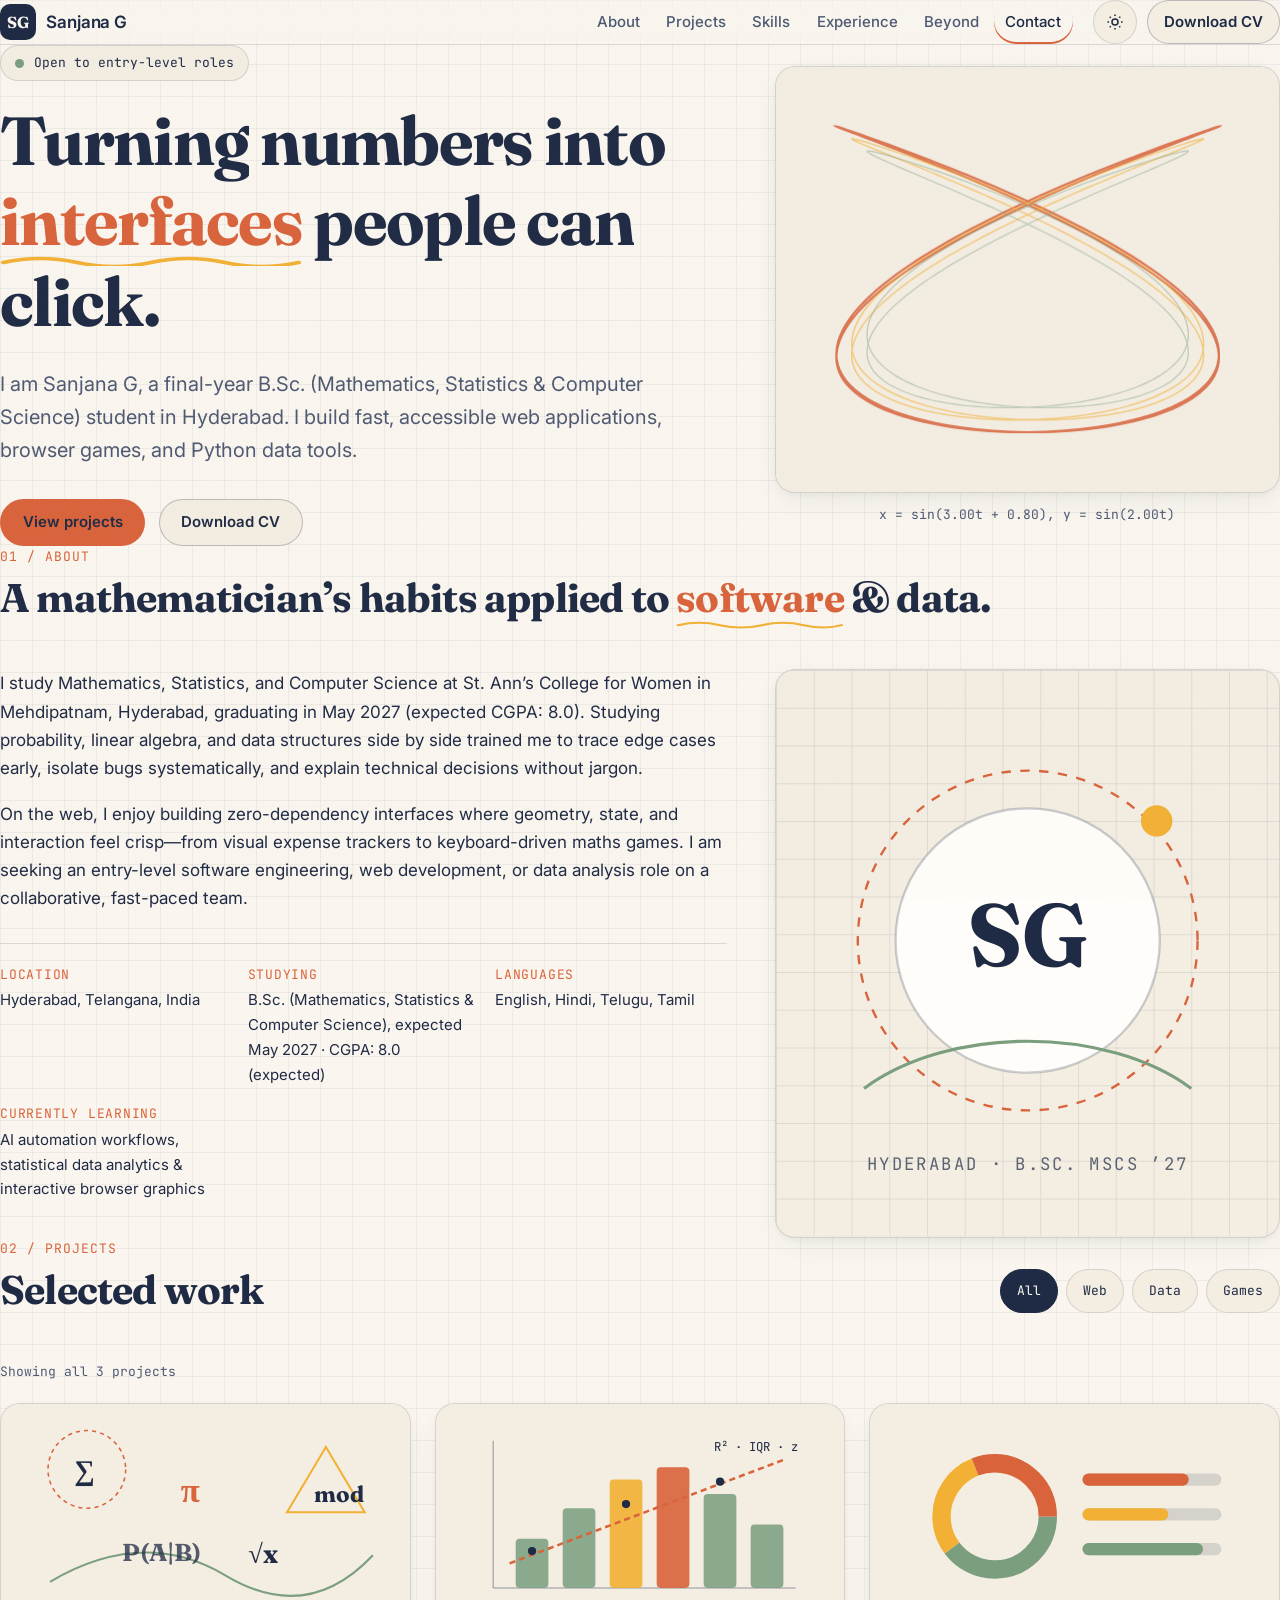
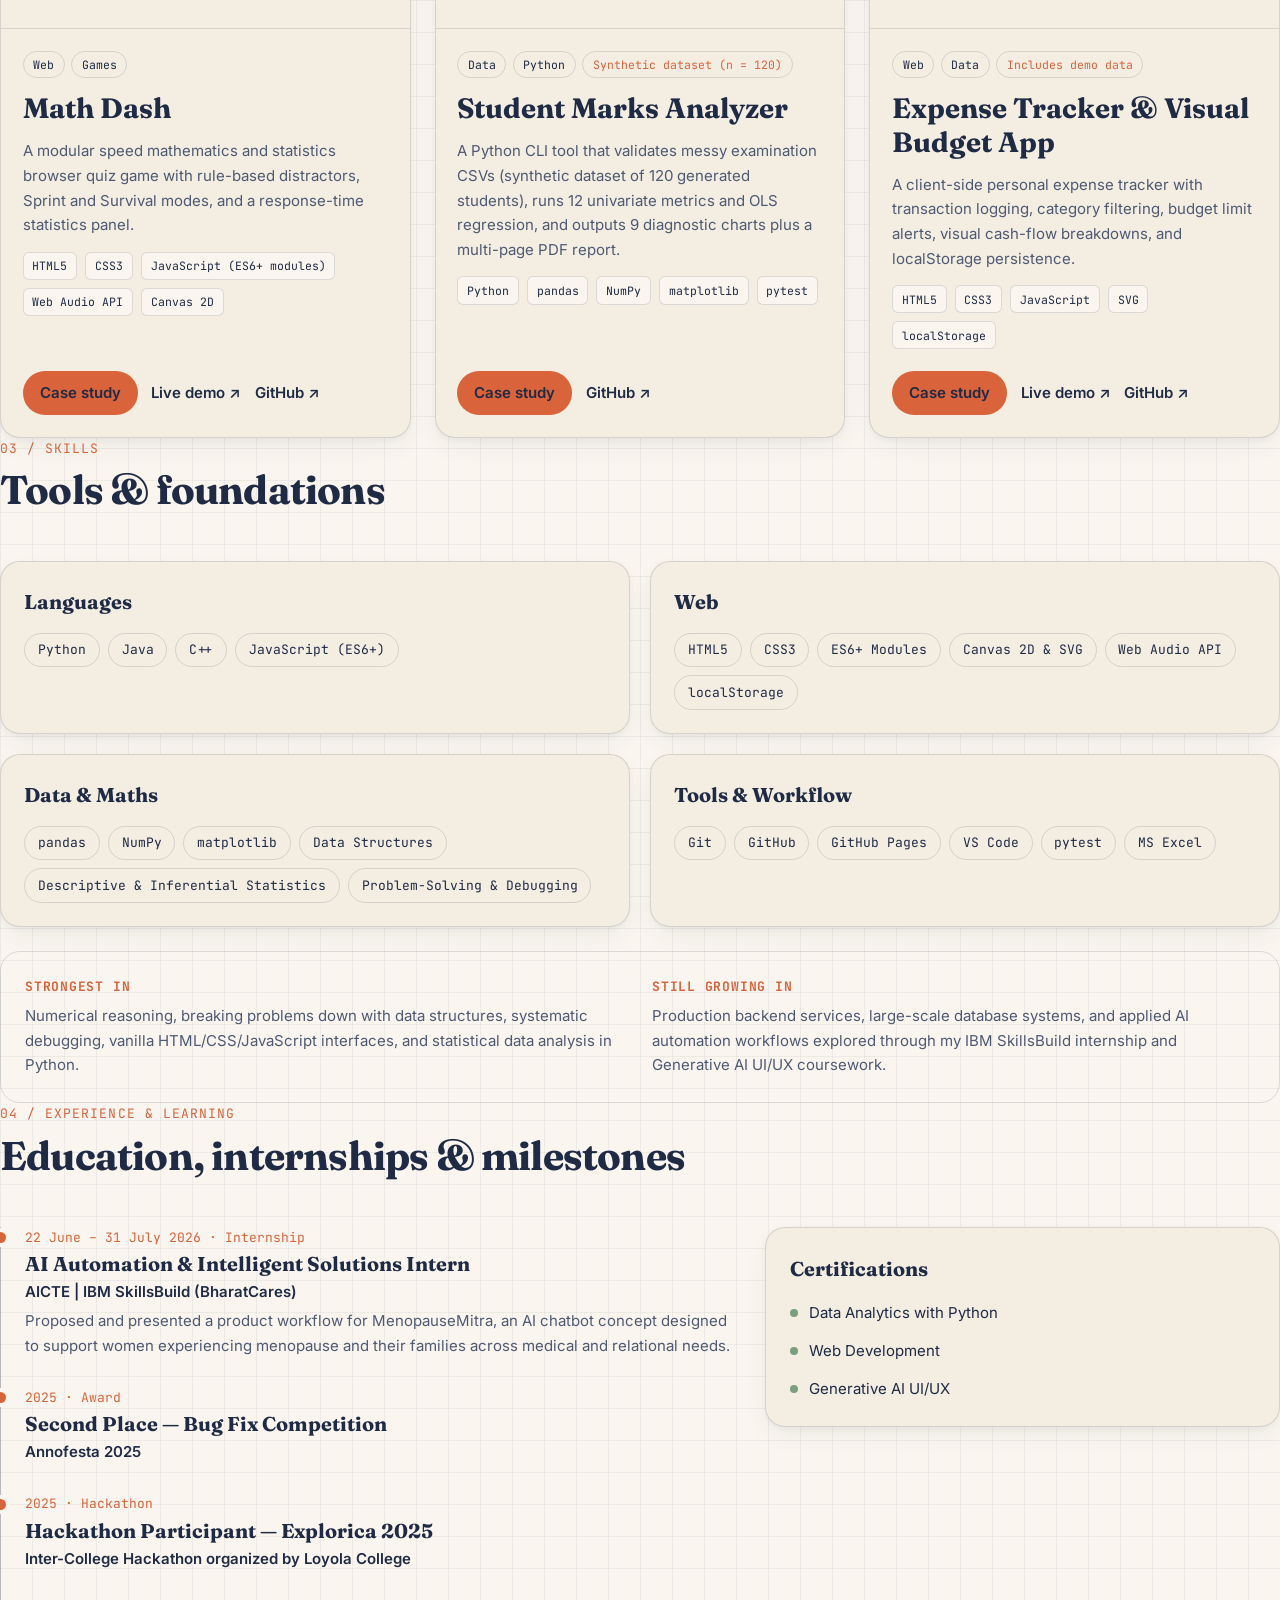
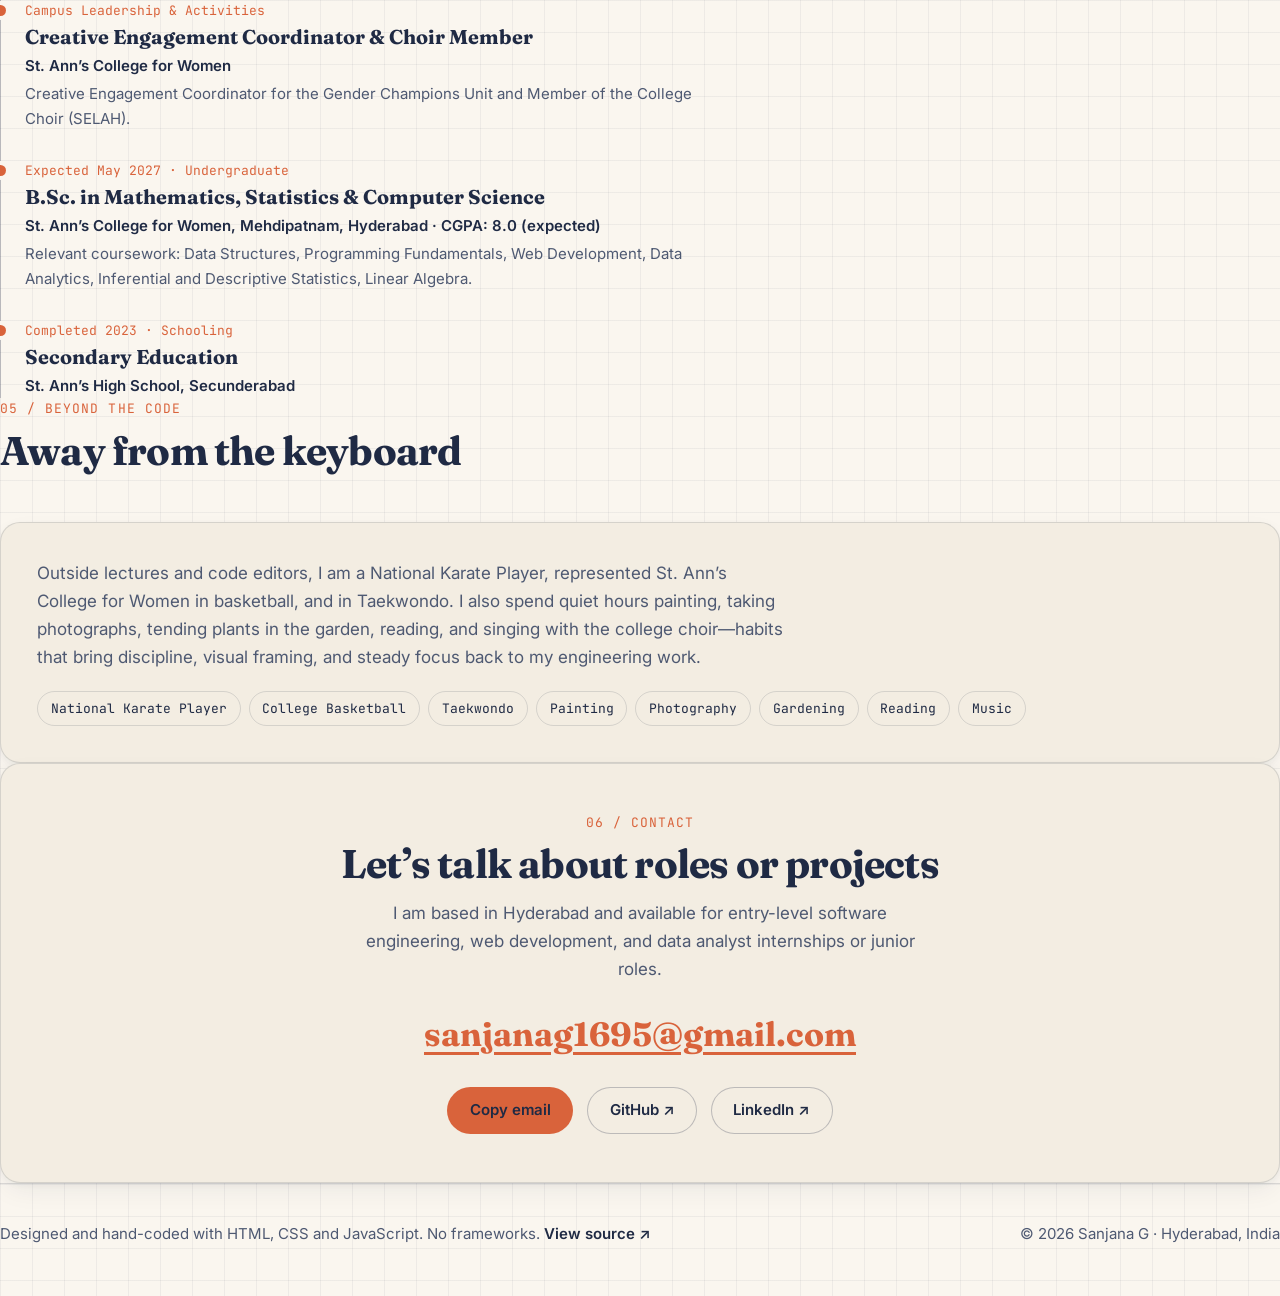
<file: index.html>
<!doctype html>
<html lang="en">
  <head>
    <meta charset="utf-8" />
    <meta name="viewport" content="width=device-width, initial-scale=1" />
    <title>Sanjana G — Web Developer &amp; Data Analyst</title>
    <meta
      name="description"
      content="Portfolio of Sanjana G, final-year B.Sc. (Mathematics, Statistics &amp; Computer Science) student in Hyderabad building fast web apps, browser games, and data analysis tools."
    />
    <link rel="canonical" href="https://sanshikhakova.github.io/" />
    <meta name="theme-color" content="#faf6ef" media="(prefers-color-scheme: light)" />
    <meta name="theme-color" content="#12141c" media="(prefers-color-scheme: dark)" />

    <!-- Open Graph / Twitter -->
    <meta property="og:type" content="website" />
    <meta property="og:title" content="Sanjana G — Web Developer &amp; Data Analyst" />
    <meta
      property="og:description"
      content="Final-year B.Sc. (Mathematics, Statistics &amp; Computer Science) student in Hyderabad turning numbers and code into usable web apps and clear analyses."
    />
    <meta property="og:url" content="https://sanshikhakova.github.io/" />
    <meta property="og:image" content="https://sanshikhakova.github.io/assets/img/og-image.png" />
    <meta property="og:image:width" content="1200" />
    <meta property="og:image:height" content="630" />
    <meta name="twitter:card" content="summary_large_image" />
    <meta name="twitter:title" content="Sanjana G — Web Developer &amp; Data Analyst" />
    <meta
      name="twitter:description"
      content="Final-year B.Sc. (Mathematics, Statistics &amp; Computer Science) student in Hyderabad building web apps, browser games, and Python data tools."
    />
    <meta name="twitter:image" content="https://sanshikhakova.github.io/assets/img/og-image.png" />

    <link rel="icon" href="assets/favicon.svg" type="image/svg+xml" />

    <!-- Fonts: Fraunces, Inter, JetBrains Mono -->
    <link rel="preconnect" href="https://fonts.googleapis.com" />
    <link rel="preconnect" href="https://fonts.gstatic.com" crossorigin />
    <link
      href="https://fonts.googleapis.com/css2?family=Fraunces:opsz,wght@9..144,500;9..144,700&family=Inter:wght@400;500;600&family=JetBrains+Mono:wght@400;500&display=swap"
      rel="stylesheet"
    />

    <!-- Critical theme bootstrap to prevent flash of wrong theme -->
    <script>
      (function () {
        const saved = localStorage.getItem('sg-theme');
        const prefersDark = window.matchMedia('(prefers-color-scheme: dark)').matches;
        const theme = saved === 'dark' || saved === 'light' ? saved : prefersDark ? 'dark' : 'light';
        document.documentElement.dataset.theme = theme;
        document.documentElement.classList.add('js');
      })();
    </script>

    <link rel="stylesheet" href="css/tokens.css" />
    <link rel="stylesheet" href="css/base.css" />
    <link rel="stylesheet" href="css/components.css" />

    <!-- Structured Data -->
    <script type="application/ld+json">
      {
        "@context": "https://schema.org",
        "@type": "Person",
        "name": "Sanjana G",
        "url": "https://sanshikhakova.github.io/",
        "address": {
          "@type": "PostalAddress",
          "addressLocality": "Hyderabad",
          "addressRegion": "Telangana",
          "addressCountry": "IN"
        },
        "alumniOf": {
          "@type": "CollegeOrUniversity",
          "name": "St. Ann's College for Women, Mehdipatnam, Hyderabad"
        },
        "knowsAbout": [
          "Web Development",
          "Data Analysis",
          "Python",
          "JavaScript",
          "HTML",
          "CSS",
          "Mathematics",
          "Statistics",
          "Linear Algebra",
          "Data Structures"
        ],
        "sameAs": [
          "https://github.com/sanshikhakova",
          "https://www.linkedin.com/in/sanjana-g-bb2b3044b/"
        ]
      }
    </script>
  </head>
  <body>
    <a class="skip-link" href="#main">Skip to content</a>
    <div class="scroll-progress" id="scroll-progress" aria-hidden="true"></div>

    <header class="site-header" id="top">
      <div class="container site-header__inner">
        <a class="brand" href="#top" aria-label="Sanjana G — Home">
          <span class="brand__mark" aria-hidden="true">SG</span>
          <span class="brand__name">Sanjana G</span>
        </a>

        <nav class="site-nav" id="site-nav" aria-label="Primary">
          <ul class="site-nav__list">
            <li><a class="site-nav__link" href="#about">About</a></li>
            <li><a class="site-nav__link" href="#projects">Projects</a></li>
            <li><a class="site-nav__link" href="#skills">Skills</a></li>
            <li><a class="site-nav__link" href="#experience">Experience</a></li>
            <li><a class="site-nav__link" href="#beyond">Beyond</a></li>
            <li><a class="site-nav__link" href="#contact">Contact</a></li>
          </ul>
          <div class="site-nav__actions">
            <button
              class="icon-btn"
              id="theme-toggle"
              type="button"
              aria-label="Switch to dark theme"
              aria-pressed="false"
            >
              <svg class="icon-btn__sun" width="18" height="18" viewBox="0 0 24 24" fill="none" stroke="currentColor" stroke-width="2" aria-hidden="true">
                <circle cx="12" cy="12" r="4" />
                <path d="M12 2v2M12 20v2M4.93 4.93l1.41 1.41M17.66 17.66l1.41 1.41M2 12h2M20 12h2M4.93 19.07l1.41-1.41M17.66 6.34l1.41-1.41" />
              </svg>
              <svg class="icon-btn__moon" width="18" height="18" viewBox="0 0 24 24" fill="none" stroke="currentColor" stroke-width="2" aria-hidden="true">
                <path d="M21 12.79A9 9 0 1 1 11.21 3 7 7 0 0 0 21 12.79z" />
              </svg>
            </button>
            <a class="btn btn--small btn--outline" href="assets/Sanjana_G_CV.pdf" download>
              Download CV
            </a>
          </div>
        </nav>

        <div class="site-header__mobile-controls">
          <button
            class="icon-btn"
            id="theme-toggle-mobile"
            type="button"
            aria-label="Switch to dark theme"
            aria-pressed="false"
          >
            <svg class="icon-btn__sun" width="18" height="18" viewBox="0 0 24 24" fill="none" stroke="currentColor" stroke-width="2" aria-hidden="true">
              <circle cx="12" cy="12" r="4" />
              <path d="M12 2v2M12 20v2M4.93 4.93l1.41 1.41M17.66 17.66l1.41 1.41M2 12h2M20 12h2M4.93 19.07l1.41-1.41M17.66 6.34l1.41-1.41" />
            </svg>
            <svg class="icon-btn__moon" width="18" height="18" viewBox="0 0 24 24" fill="none" stroke="currentColor" stroke-width="2" aria-hidden="true">
              <path d="M21 12.79A9 9 0 1 1 11.21 3 7 7 0 0 0 21 12.79z" />
            </svg>
          </button>
          <button
            class="icon-btn menu-toggle"
            id="menu-toggle"
            type="button"
            aria-label="Open navigation menu"
            aria-expanded="false"
            aria-controls="mobile-drawer"
          >
            <svg width="20" height="20" viewBox="0 0 24 24" fill="none" stroke="currentColor" stroke-width="2" aria-hidden="true">
              <path d="M4 7h16M4 12h16M4 17h16" />
            </svg>
          </button>
        </div>
      </div>

      <div class="mobile-drawer" id="mobile-drawer" hidden>
        <div class="container mobile-drawer__inner">
          <ul class="mobile-drawer__list">
            <li><a class="mobile-drawer__link" href="#about">01 / About</a></li>
            <li><a class="mobile-drawer__link" href="#projects">02 / Projects</a></li>
            <li><a class="mobile-drawer__link" href="#skills">03 / Skills</a></li>
            <li><a class="mobile-drawer__link" href="#experience">04 / Experience</a></li>
            <li><a class="mobile-drawer__link" href="#beyond">05 / Beyond</a></li>
            <li><a class="mobile-drawer__link" href="#contact">06 / Contact</a></li>
          </ul>
          <a class="btn btn--primary mobile-drawer__cta" href="assets/Sanjana_G_CV.pdf" download>
            Download CV
          </a>
        </div>
      </div>
    </header>

    <main id="main">
      <!-- HERO -->
      <section class="hero" aria-labelledby="hero-heading">
        <div class="container hero__grid">
          <div class="hero__copy">
            <div class="status-pill" data-reveal>
              <span class="status-pill__dot" aria-hidden="true"></span>
              <span>Open to entry-level roles</span>
            </div>

            <h1 class="hero__title" id="hero-heading">
              <span class="word-reveal"><span>Turning</span></span>
              <span class="word-reveal"><span>numbers</span></span>
              <span class="word-reveal"><span>into</span></span>
              <span class="word-reveal"><span class="squiggle-word">interfaces<svg class="squiggle" viewBox="0 0 180 14" preserveAspectRatio="none" aria-hidden="true"><path d="M2 9 Q 24 2, 46 9 T 90 9 T 134 9 T 178 9" fill="none" stroke="currentColor" stroke-width="3" stroke-linecap="round"/></svg></span></span>
              <span class="word-reveal"><span>people</span></span>
              <span class="word-reveal"><span>can</span></span>
              <span class="word-reveal"><span>click.</span></span>
            </h1>

            <p class="hero__subhead" data-reveal>
              I am Sanjana G, a final-year B.Sc. (Mathematics, Statistics &amp; Computer Science) student in Hyderabad. I build fast, accessible web applications, browser games, and Python data tools.
            </p>

            <div class="hero__actions" data-reveal>
              <a class="btn btn--primary" href="#projects">View projects</a>
              <a class="btn btn--outline" href="assets/Sanjana_G_CV.pdf" download>Download CV</a>
            </div>
          </div>

          <figure class="hero__stage" data-reveal>
            <div class="canvas-frame">
              <canvas id="hero-canvas" width="520" height="440" aria-hidden="true"></canvas>
            </div>
            <figcaption class="canvas-caption" id="hero-equation" aria-live="off">
              x = sin(3.00t + 0.42), y = sin(2.00t)
            </figcaption>
          </figure>
        </div>
      </section>

      <!-- 01 / ABOUT -->
      <section class="section" id="about" aria-labelledby="about-heading">
        <div class="container">
          <div class="section__head" data-reveal>
            <p class="section__eyebrow">01 / About</p>
            <h2 class="section__title" id="about-heading">
              A mathematician’s habits applied to <span class="squiggle-word">software<svg class="squiggle" viewBox="0 0 160 14" preserveAspectRatio="none" aria-hidden="true"><path d="M2 9 Q 22 2, 42 9 T 82 9 T 122 9 T 158 9" fill="none" stroke="currentColor" stroke-width="3" stroke-linecap="round"/></svg></span> &amp; data.
            </h2>
          </div>

          <div class="about-grid">
            <div class="about-grid__bio" data-reveal>
              <p>
                I study Mathematics, Statistics, and Computer Science at St. Ann’s College for Women in Mehdipatnam, Hyderabad, graduating in May 2027 (expected CGPA: 8.0). Studying probability, linear algebra, and data structures side by side trained me to trace edge cases early, isolate bugs systematically, and explain technical decisions without jargon.
              </p>
              <p>
                On the web, I enjoy building zero-dependency interfaces where geometry, state, and interaction feel crisp—from visual expense trackers to keyboard-driven maths games. I am seeking an entry-level software engineering, web development, or data analysis role on a collaborative, fast-paced team.
              </p>

              <dl class="facts-list">
                <div class="facts-list__item">
                  <dt>Location</dt>
                  <dd>Hyderabad, Telangana, India</dd>
                </div>
                <div class="facts-list__item">
                  <dt>Studying</dt>
                  <dd>B.Sc. (Mathematics, Statistics &amp; Computer Science), expected May 2027 · CGPA: 8.0 (expected)</dd>
                </div>
                <div class="facts-list__item">
                  <dt>Languages</dt>
                  <dd>English, Hindi, Telugu, Tamil</dd>
                </div>
                <div class="facts-list__item">
                  <dt>Currently learning</dt>
                  <dd>AI automation workflows, statistical data analytics &amp; interactive browser graphics</dd>
                </div>
              </dl>
            </div>

            <aside class="about-grid__portrait" data-reveal>
              <!--
                EDIT: To swap in your portrait photo, add your image to assets/img/portrait.jpg,
                remove the inline SVG monogram below, and uncomment this <img> tag:
                <img
                  class="portrait-card__photo"
                  src="assets/img/portrait.jpg"
                  alt="Portrait of Sanjana G"
                  width="360"
                  height="420"
                  loading="lazy"
                />
              -->
              <div class="portrait-card">
                <svg
                  class="portrait-card__svg"
                  viewBox="0 0 320 360"
                  role="img"
                  aria-label="Geometric monogram emblem for Sanjana G"
                >
                  <defs>
                    <pattern id="atelier-grid" width="24" height="24" patternUnits="userSpaceOnUse">
                      <path d="M 24 0 L 0 0 0 24" fill="none" stroke="currentColor" stroke-opacity="0.12" stroke-width="1" />
                    </pattern>
                  </defs>
                  <rect width="320" height="360" fill="url(#atelier-grid)" />
                  <circle cx="160" cy="172" r="108" fill="none" stroke="var(--accent)" stroke-width="1.5" stroke-dasharray="6 6" />
                  <circle cx="160" cy="172" r="84" fill="var(--bg-elevated)" stroke="currentColor" stroke-opacity="0.22" stroke-width="1.5" />
                  <path d="M56 266 C 110 226, 210 226, 264 266" fill="none" stroke="var(--sage)" stroke-width="2" />
                  <circle cx="242" cy="96" r="10" fill="var(--saffron)" />
                  <text
                    x="160"
                    y="188"
                    text-anchor="middle"
                    font-family="Fraunces, Georgia, serif"
                    font-size="56"
                    font-weight="700"
                    fill="currentColor"
                  >
                    SG
                  </text>
                  <text
                    x="160"
                    y="318"
                    text-anchor="middle"
                    font-family="JetBrains Mono, monospace"
                    font-size="11"
                    letter-spacing="1.5"
                    fill="currentColor"
                    opacity="0.7"
                  >
                    HYDERABAD · B.SC. MSCS ’27
                  </text>
                </svg>
              </div>
            </aside>
          </div>
        </div>
      </section>

      <!-- 02 / PROJECTS -->
      <section class="section" id="projects" aria-labelledby="projects-heading">
        <div class="container">
          <div class="section__head section__head--row" data-reveal>
            <div>
              <p class="section__eyebrow">02 / Projects</p>
              <h2 class="section__title" id="projects-heading">Selected work</h2>
            </div>

            <div class="filter-bar" role="toolbar" aria-label="Filter projects by category">
              <button class="chip chip--filter is-active" type="button" data-filter="all" aria-pressed="true">All</button>
              <button class="chip chip--filter" type="button" data-filter="web" aria-pressed="false">Web</button>
              <button class="chip chip--filter" type="button" data-filter="data" aria-pressed="false">Data</button>
              <button class="chip chip--filter" type="button" data-filter="games" aria-pressed="false">Games</button>
            </div>
          </div>

          <p class="filter-status" id="filter-status" aria-live="polite">Showing all 3 projects</p>

          <div class="projects-grid" id="projects-grid">
            <!-- Project 1: Math Dash -->
            <article class="project-card spotlight-card" data-tags="web games" data-project="math-dash" data-reveal>
              <div class="project-card__media">
                <svg class="project-thumb" viewBox="0 0 400 220" role="img" aria-label="Math Dash visual motif with mathematical operators and symbols">
                  <rect width="400" height="220" fill="var(--surface)" />
                  <circle cx="84" cy="64" r="38" fill="none" stroke="var(--accent)" stroke-width="1.5" stroke-dasharray="4 4" />
                  <polygon points="318,42 356,106 280,106" fill="none" stroke="var(--saffron)" stroke-width="2" />
                  <path d="M48 174 Q 140 120, 220 168 T 364 148" fill="none" stroke="var(--sage)" stroke-width="2" />
                  <g font-family="Fraunces, Georgia, serif" font-weight="700" fill="currentColor">
                    <text x="72" y="74" font-size="28">∑</text>
                    <text x="176" y="96" font-size="34" fill="var(--accent)">π</text>
                    <text x="242" y="156" font-size="26">√x</text>
                    <text x="118" y="154" font-size="24" opacity="0.75">P(A|B)</text>
                    <text x="306" y="96" font-size="22">mod</text>
                  </g>
                </svg>
              </div>

              <div class="project-card__body">
                <div class="project-card__meta">
                  <span class="badge">Web</span>
                  <span class="badge">Games</span>
                </div>
                <h3 class="project-card__title">Math Dash</h3>
                <p class="project-card__pitch">
                  A modular speed mathematics and statistics browser quiz game with rule-based distractors, Sprint and Survival modes, and a response-time statistics panel.
                </p>
                <ul class="stack-list" aria-label="Technologies used">
                  <li>HTML5</li>
                  <li>CSS3</li>
                  <li>JavaScript (ES6+ modules)</li>
                  <li>Web Audio API</li>
                  <li>Canvas 2D</li>
                </ul>
                <div class="project-card__links">
                  <button class="btn btn--small btn--primary" type="button" data-open-dialog="dialog-math-dash">
                    Case study
                  </button>
                  <a class="text-link" href="https://sanshikhakova.github.io/math-dash/" target="_blank" rel="noopener noreferrer">
                    Live demo <span aria-hidden="true">↗</span>
                  </a>
                  <a class="text-link" href="https://github.com/sanshikhakova/math-dash" target="_blank" rel="noopener noreferrer">
                    GitHub <span aria-hidden="true">↗</span>
                  </a>
                </div>
              </div>
            </article>

            <!-- Project 2: Student Marks Analyzer -->
            <article class="project-card spotlight-card" data-tags="data python" data-project="marks-analyzer" data-reveal>
              <div class="project-card__media">
                <svg class="project-thumb" viewBox="0 0 400 220" role="img" aria-label="Student Marks Analyzer visual motif showing a histogram and regression line">
                  <rect width="400" height="220" fill="var(--surface)" />
                  <line x1="56" y1="180" x2="352" y2="180" stroke="currentColor" stroke-opacity="0.3" stroke-width="1.5" />
                  <line x1="56" y1="36" x2="56" y2="180" stroke="currentColor" stroke-opacity="0.3" stroke-width="1.5" />
                  <rect x="78" y="132" width="32" height="48" rx="4" fill="var(--sage)" opacity="0.85" />
                  <rect x="124" y="102" width="32" height="78" rx="4" fill="var(--sage)" opacity="0.85" />
                  <rect x="170" y="74" width="32" height="106" rx="4" fill="var(--saffron)" opacity="0.9" />
                  <rect x="216" y="62" width="32" height="118" rx="4" fill="var(--accent)" opacity="0.9" />
                  <rect x="262" y="88" width="32" height="92" rx="4" fill="var(--sage)" opacity="0.85" />
                  <rect x="308" y="118" width="32" height="62" rx="4" fill="var(--sage)" opacity="0.85" />
                  <line x1="72" y1="156" x2="342" y2="54" stroke="var(--accent)" stroke-width="2.5" stroke-dasharray="6 4" />
                  <circle cx="94" cy="144" r="4" fill="currentColor" />
                  <circle cx="186" cy="98" r="4" fill="currentColor" />
                  <circle cx="278" cy="76" r="4" fill="currentColor" />
                  <text x="272" y="46" font-family="JetBrains Mono, monospace" font-size="12" fill="currentColor">R² · IQR · z</text>
                </svg>
              </div>

              <div class="project-card__body">
                <div class="project-card__meta">
                  <span class="badge">Data</span>
                  <span class="badge">Python</span>
                  <span class="badge badge--muted">Synthetic dataset (n = 120)</span>
                </div>
                <h3 class="project-card__title">Student Marks Analyzer</h3>
                <p class="project-card__pitch">
                  A Python CLI tool that validates messy examination CSVs (synthetic dataset of 120 generated students), runs 12 univariate metrics and OLS regression, and outputs 9 diagnostic charts plus a multi-page PDF report.
                </p>
                <ul class="stack-list" aria-label="Technologies used">
                  <li>Python</li>
                  <li>pandas</li>
                  <li>NumPy</li>
                  <li>matplotlib</li>
                  <li>pytest</li>
                </ul>
                <div class="project-card__links">
                  <button class="btn btn--small btn--primary" type="button" data-open-dialog="dialog-marks-analyzer">
                    Case study
                  </button>
                  <a class="text-link" href="https://github.com/sanshikhakova/student-marks-analyzer" target="_blank" rel="noopener noreferrer">
                    GitHub <span aria-hidden="true">↗</span>
                  </a>
                </div>
              </div>
            </article>

            <!-- Project 3: Expense Tracker & Visual Budget App -->
            <article class="project-card spotlight-card" data-tags="web data" data-project="expense-tracker" data-reveal>
              <div class="project-card__media">
                <svg class="project-thumb" viewBox="0 0 400 220" role="img" aria-label="Expense Tracker visual motif showing a donut chart and category progress bars">
                  <rect width="400" height="220" fill="var(--surface)" />
                  <circle cx="122" cy="110" r="52" fill="none" stroke="var(--sage)" stroke-width="18" stroke-dasharray="130 327" />
                  <circle cx="122" cy="110" r="52" fill="none" stroke="var(--saffron)" stroke-width="18" stroke-dasharray="95 327" stroke-dashoffset="-130" />
                  <circle cx="122" cy="110" r="52" fill="none" stroke="var(--accent)" stroke-width="18" stroke-dasharray="102 327" stroke-dashoffset="-225" />
                  <g transform="translate(208, 68)">
                    <rect x="0" y="0" width="136" height="12" rx="6" fill="currentColor" opacity="0.14" />
                    <rect x="0" y="0" width="104" height="12" rx="6" fill="var(--accent)" />
                    <rect x="0" y="34" width="136" height="12" rx="6" fill="currentColor" opacity="0.14" />
                    <rect x="0" y="34" width="84" height="12" rx="6" fill="var(--saffron)" />
                    <rect x="0" y="68" width="136" height="12" rx="6" fill="currentColor" opacity="0.14" />
                    <rect x="0" y="68" width="118" height="12" rx="6" fill="var(--sage)" />
                  </g>
                </svg>
              </div>

              <div class="project-card__body">
                <div class="project-card__meta">
                  <span class="badge">Web</span>
                  <span class="badge">Data</span>
                  <span class="badge badge--muted">Includes demo data</span>
                </div>
                <h3 class="project-card__title">Expense Tracker &amp; Visual Budget App</h3>
                <p class="project-card__pitch">
                  A client-side personal expense tracker with transaction logging, category filtering, budget limit alerts, visual cash-flow breakdowns, and localStorage persistence.
                </p>
                <ul class="stack-list" aria-label="Technologies used">
                  <li>HTML5</li>
                  <li>CSS3</li>
                  <li>JavaScript</li>
                  <li>SVG</li>
                  <li>localStorage</li>
                </ul>
                <div class="project-card__links">
                  <button class="btn btn--small btn--primary" type="button" data-open-dialog="dialog-expense-tracker">
                    Case study
                  </button>
                  <a class="text-link" href="https://sanshikhakova.github.io/expense-tracker/" target="_blank" rel="noopener noreferrer">
                    Live demo <span aria-hidden="true">↗</span>
                  </a>
                  <a class="text-link" href="https://github.com/sanshikhakova/expense-tracker" target="_blank" rel="noopener noreferrer">
                    GitHub <span aria-hidden="true">↗</span>
                  </a>
                </div>
              </div>
            </article>
          </div>
        </div>
      </section>

      <!-- Case Study Dialogs -->
      <dialog class="case-dialog" id="dialog-math-dash" aria-labelledby="dialog-math-dash-title">
        <div class="case-dialog__inner">
          <header class="case-dialog__head">
            <div>
              <p class="section__eyebrow">Case Study · Web &amp; Games</p>
              <h3 class="case-dialog__title" id="dialog-math-dash-title">Math Dash</h3>
            </div>
            <button class="icon-btn" type="button" data-close-dialog aria-label="Close case study">
              <svg width="20" height="20" viewBox="0 0 24 24" fill="none" stroke="currentColor" stroke-width="2" aria-hidden="true">
                <path d="M18 6 6 18M6 6l12 12" />
              </svg>
            </button>
          </header>
          <div class="case-dialog__body">
            <h4>Problem</h4>
            <p>
              Static question banks quickly become predictable, and random multiple-choice distractors rarely reflect how learners actually slip on signs, order of operations, or conditional probability.
            </p>
            <h4>Approach</h4>
            <p>
              I built procedural problem generators covering Arithmetic, Linear Algebra, Number Theory, Descriptive Statistics, and Probability across selectable difficulty levels, paired with rule-based distractor generation modelled on common mistakes. The game separates game logic from the DOM and supports Sprint and Survival modes, high-resolution timers, speed bonuses, combo multipliers, synthesized Web Audio API feedback, canvas confetti, and full keyboard controls.
            </p>
            <h4>Result</h4>
            <p>
              At the end of each run, a response-time statistics panel computes accuracy alongside the mean, median, and standard deviation (σ) of response times, storing personal bests locally in the browser with zero external libraries.
            </p>
            <h4>What I learned</h4>
            <p>
              Separating pure question-generation and timing statistics modules from DOM rendering and Web Audio synthesis kept the ES module architecture straightforward to test and debug.
            </p>
          </div>
          <footer class="case-dialog__foot">
            <a class="btn btn--small btn--primary" href="https://sanshikhakova.github.io/math-dash/" target="_blank" rel="noopener noreferrer">
              Live demo ↗
            </a>
            <a class="btn btn--small btn--outline" href="https://github.com/sanshikhakova/math-dash" target="_blank" rel="noopener noreferrer">
              GitHub repo ↗
            </a>
          </footer>
        </div>
      </dialog>

      <dialog class="case-dialog" id="dialog-marks-analyzer" aria-labelledby="dialog-marks-analyzer-title">
        <div class="case-dialog__inner">
          <header class="case-dialog__head">
            <div>
              <p class="section__eyebrow">Case Study · Data &amp; Python</p>
              <h3 class="case-dialog__title" id="dialog-marks-analyzer-title">Student Marks Analyzer</h3>
            </div>
            <button class="icon-btn" type="button" data-close-dialog aria-label="Close case study">
              <svg width="20" height="20" viewBox="0 0 24 24" fill="none" stroke="currentColor" stroke-width="2" aria-hidden="true">
                <path d="M18 6 6 18M6 6l12 12" />
              </svg>
            </button>
          </header>
          <div class="case-dialog__body">
            <p class="notice-banner">
              <strong>Dataset note:</strong> All analyses and outputs use a synthetic dataset of 120 generated student records created specifically to test edge cases without exposing real student data.
            </p>
            <h4>Problem</h4>
            <p>
              Raw examination marksheets frequently arrive with duplicate rows, missing entries, and out-of-range scores that skew averages and hide students who need early academic support.
            </p>
            <h4>Approach</h4>
            <p>
              I developed a Python CLI pipeline using pandas, NumPy, and matplotlib to validate raw CSV files, handle duplicates and out-of-range scores, and apply median imputation alongside a data-cleaning summary report. It computes 12 univariate metrics, Pearson correlation, OLS regression via <code>np.polyfit</code> with R², outlier detection using both IQR and z-scores, and at-risk student flags.
            </p>
            <h4>Result</h4>
            <p>
              A single CLI execution generates 9 diagnostic charts, compiles a multi-page PDF report alongside a Markdown summary, and passes an automated pytest suite covering cleaning rules and statistical calculations.
            </p>
            <h4>What I learned</h4>
            <p>
              Comparing IQR and z-score outlier detection on skewed synthetic distributions showed how sensitive parametric thresholds are to uncleaned extreme values.
            </p>
          </div>
          <footer class="case-dialog__foot">
            <a class="btn btn--small btn--outline" href="https://github.com/sanshikhakova/student-marks-analyzer" target="_blank" rel="noopener noreferrer">
              GitHub repo ↗
            </a>
          </footer>
        </div>
      </dialog>

      <dialog class="case-dialog" id="dialog-expense-tracker" aria-labelledby="dialog-expense-tracker-title">
        <div class="case-dialog__inner">
          <header class="case-dialog__head">
            <div>
              <p class="section__eyebrow">Case Study · Web &amp; Data</p>
              <h3 class="case-dialog__title" id="dialog-expense-tracker-title">Expense Tracker &amp; Visual Budget App</h3>
            </div>
            <button class="icon-btn" type="button" data-close-dialog aria-label="Close case study">
              <svg width="20" height="20" viewBox="0 0 24 24" fill="none" stroke="currentColor" stroke-width="2" aria-hidden="true">
                <path d="M18 6 6 18M6 6l12 12" />
              </svg>
            </button>
          </header>
          <div class="case-dialog__body">
            <p class="notice-banner">
              <strong>Data note:</strong> Includes seeded demo data so reviewers can inspect populated category breakdowns and monthly cash-flow trends immediately in the browser.
            </p>
            <h4>Problem</h4>
            <p>
              Tracking day-to-day spending across multiple categories without overshooting monthly budgets is difficult when expense logs sit in raw lists without visual summaries or limit warnings.
            </p>
            <h4>Approach</h4>
            <p>
              I built a client-side personal expense tracking web application featuring transaction logging, category filtering, budget limit alerts, and persistent browser storage via localStorage, paired with visual spending breakdowns summarizing category-wise expenses and monthly cash-flow trends.
            </p>
            <h4>Result</h4>
            <p>
              The application runs directly on GitHub Pages with zero build step or third-party runtime dependencies, letting users inspect seeded demo budgets or log and filter their own expenses in light or dark themes.
            </p>
            <h4>What I learned</h4>
            <p>
              Structuring state updates cleanly around localStorage serialization and hand-coded SVG charts kept category filtering, budget alerts, and trend summaries responsive without external charting libraries.
            </p>
          </div>
          <footer class="case-dialog__foot">
            <a class="btn btn--small btn--primary" href="https://sanshikhakova.github.io/expense-tracker/" target="_blank" rel="noopener noreferrer">
              Live demo ↗
            </a>
            <a class="btn btn--small btn--outline" href="https://github.com/sanshikhakova/expense-tracker" target="_blank" rel="noopener noreferrer">
              GitHub repo ↗
            </a>
          </footer>
        </div>
      </dialog>

      <!-- 03 / SKILLS -->
      <section class="section" id="skills" aria-labelledby="skills-heading">
        <div class="container">
          <div class="section__head" data-reveal>
            <p class="section__eyebrow">03 / Skills</p>
            <h2 class="section__title" id="skills-heading">Tools &amp; foundations</h2>
          </div>

          <div class="skills-grid">
            <div class="skill-group spotlight-card" data-reveal>
              <h3 class="skill-group__title">Languages</h3>
              <ul class="chip-list">
                <li class="chip">Python</li>
                <li class="chip">Java</li>
                <li class="chip">C++</li>
                <li class="chip">JavaScript (ES6+)</li>
              </ul>
            </div>

            <div class="skill-group spotlight-card" data-reveal>
              <h3 class="skill-group__title">Web</h3>
              <ul class="chip-list">
                <li class="chip">HTML5</li>
                <li class="chip">CSS3</li>
                <li class="chip">ES6+ Modules</li>
                <li class="chip">Canvas 2D &amp; SVG</li>
                <li class="chip">Web Audio API</li>
                <li class="chip">localStorage</li>
              </ul>
            </div>

            <div class="skill-group spotlight-card" data-reveal>
              <h3 class="skill-group__title">Data &amp; Maths</h3>
              <ul class="chip-list">
                <li class="chip">pandas</li>
                <li class="chip">NumPy</li>
                <li class="chip">matplotlib</li>
                <li class="chip">Data Structures</li>
                <li class="chip">Descriptive &amp; Inferential Statistics</li>
                <li class="chip">Problem-Solving &amp; Debugging</li>
              </ul>
            </div>

            <div class="skill-group spotlight-card" data-reveal>
              <h3 class="skill-group__title">Tools &amp; Workflow</h3>
              <ul class="chip-list">
                <li class="chip">Git</li>
                <li class="chip">GitHub</li>
                <li class="chip">GitHub Pages</li>
                <li class="chip">VS Code</li>
                <li class="chip">pytest</li>
                <li class="chip">MS Excel</li>
              </ul>
            </div>
          </div>

          <div class="honest-note" data-reveal>
            <div class="honest-note__col">
              <h3 class="honest-note__heading">Strongest in</h3>
              <p>
                Numerical reasoning, breaking problems down with data structures, systematic debugging, vanilla HTML/CSS/JavaScript interfaces, and statistical data analysis in Python.
              </p>
            </div>
            <div class="honest-note__col">
              <h3 class="honest-note__heading">Still growing in</h3>
              <p>
                Production backend services, large-scale database systems, and applied AI automation workflows explored through my IBM SkillsBuild internship and Generative AI UI/UX coursework.
              </p>
            </div>
          </div>
        </div>
      </section>

      <!-- 04 / EXPERIENCE & LEARNING -->
      <section class="section" id="experience" aria-labelledby="experience-heading">
        <div class="container">
          <div class="section__head" data-reveal>
            <p class="section__eyebrow">04 / Experience &amp; Learning</p>
            <h2 class="section__title" id="experience-heading">Education, internships &amp; milestones</h2>
          </div>

          <div class="exp-layout">
            <div class="timeline" data-reveal>
              <article class="timeline__item">
                <div class="timeline__marker" aria-hidden="true"></div>
                <p class="timeline__tag">22 June – 31 July 2026 · Internship</p>
                <h3 class="timeline__title">AI Automation &amp; Intelligent Solutions Intern</h3>
                <p class="timeline__org">AICTE | IBM SkillsBuild (BharatCares)</p>
                <p class="timeline__desc">
                  Proposed and presented a product workflow for MenopauseMitra, an AI chatbot concept designed to support women experiencing menopause and their families across medical and relational needs.
                </p>
              </article>

              <article class="timeline__item">
                <div class="timeline__marker" aria-hidden="true"></div>
                <p class="timeline__tag">2025 · Award</p>
                <h3 class="timeline__title">Second Place — Bug Fix Competition</h3>
                <p class="timeline__org">Annofesta 2025</p>
              </article>

              <article class="timeline__item">
                <div class="timeline__marker" aria-hidden="true"></div>
                <p class="timeline__tag">2025 · Hackathon</p>
                <h3 class="timeline__title">Hackathon Participant — Explorica 2025</h3>
                <p class="timeline__org">Inter-College Hackathon organized by Loyola College</p>
              </article>

              <article class="timeline__item">
                <div class="timeline__marker" aria-hidden="true"></div>
                <p class="timeline__tag">Campus Leadership &amp; Activities</p>
                <h3 class="timeline__title">Creative Engagement Coordinator &amp; Choir Member</h3>
                <p class="timeline__org">St. Ann’s College for Women</p>
                <p class="timeline__desc">
                  Creative Engagement Coordinator for the Gender Champions Unit and Member of the College Choir (SELAH).
                </p>
              </article>

              <article class="timeline__item">
                <div class="timeline__marker" aria-hidden="true"></div>
                <p class="timeline__tag">Expected May 2027 · Undergraduate</p>
                <h3 class="timeline__title">B.Sc. in Mathematics, Statistics &amp; Computer Science</h3>
                <p class="timeline__org">St. Ann’s College for Women, Mehdipatnam, Hyderabad · CGPA: 8.0 (expected)</p>
                <p class="timeline__desc">
                  Relevant coursework: Data Structures, Programming Fundamentals, Web Development, Data Analytics, Inferential and Descriptive Statistics, Linear Algebra.
                </p>
              </article>

              <article class="timeline__item">
                <div class="timeline__marker" aria-hidden="true"></div>
                <p class="timeline__tag">Completed 2023 · Schooling</p>
                <h3 class="timeline__title">Secondary Education</h3>
                <p class="timeline__org">St. Ann’s High School, Secunderabad</p>
              </article>
            </div>

            <aside class="certs-panel spotlight-card" data-reveal>
              <h3 class="certs-panel__title">Certifications</h3>
              <ul class="certs-list">
                <li>
                  <span class="certs-list__dot" aria-hidden="true"></span>
                  <span>Data Analytics with Python</span>
                </li>
                <li>
                  <span class="certs-list__dot" aria-hidden="true"></span>
                  <span>Web Development</span>
                </li>
                <li>
                  <span class="certs-list__dot" aria-hidden="true"></span>
                  <span>Generative AI UI/UX</span>
                </li>
              </ul>
            </aside>
          </div>
        </div>
      </section>

      <!-- 05 / BEYOND THE CODE -->
      <section class="section" id="beyond" aria-labelledby="beyond-heading">
        <div class="container">
          <div class="section__head" data-reveal>
            <p class="section__eyebrow">05 / Beyond the Code</p>
            <h2 class="section__title" id="beyond-heading">Away from the keyboard</h2>
          </div>

          <div class="beyond-card spotlight-card" data-reveal>
            <p class="beyond-card__text">
              Outside lectures and code editors, I am a National Karate Player, represented St. Ann’s College for Women in basketball, and in Taekwondo. I also spend quiet hours painting, taking photographs, tending plants in the garden, reading, and singing with the college choir—habits that bring discipline, visual framing, and steady focus back to my engineering work.
            </p>
            <ul class="chip-list" aria-label="Sports, achievements, and personal interests">
              <li class="chip">National Karate Player</li>
              <li class="chip">College Basketball</li>
              <li class="chip">Taekwondo</li>
              <li class="chip">Painting</li>
              <li class="chip">Photography</li>
              <li class="chip">Gardening</li>
              <li class="chip">Reading</li>
              <li class="chip">Music</li>
            </ul>
          </div>
        </div>
      </section>

      <!-- 06 / CONTACT -->
      <section class="section section--contact" id="contact" aria-labelledby="contact-heading">
        <div class="container">
          <div class="contact-box spotlight-card" data-reveal>
            <p class="section__eyebrow">06 / Contact</p>
            <h2 class="section__title" id="contact-heading">Let’s talk about roles or projects</h2>
            <p class="contact-box__lead">
              I am based in Hyderabad and available for entry-level software engineering, web development, and data analyst internships or junior roles.
            </p>

            <div class="contact-box__email-row">
              <a class="contact-email" id="email-link" href="#contact" data-user="sanjanag1695" data-domain="gmail.com">
                sanjanag1695 [at] gmail.com
              </a>
              <noscript>
                <span class="contact-email">sanjanag1695@gmail.com</span>
              </noscript>
            </div>

            <div class="contact-box__actions">
              <button class="btn btn--primary" id="copy-email-btn" type="button" data-user="sanjanag1695" data-domain="gmail.com">
                Copy email
              </button>
              <a class="btn btn--outline" href="https://github.com/sanshikhakova" target="_blank" rel="noopener noreferrer">
                GitHub ↗
              </a>
              <a class="btn btn--outline" href="https://www.linkedin.com/in/sanjana-g-bb2b3044b/" target="_blank" rel="noopener noreferrer">
                LinkedIn ↗
              </a>
            </div>
          </div>
        </div>
      </section>
    </main>

    <footer class="site-footer">
      <div class="container site-footer__inner">
        <p>
          Designed and hand-coded with HTML, CSS and JavaScript. No frameworks.
          <a class="text-link" href="https://github.com/sanshikhakova/sanshikhakova.github.io" target="_blank" rel="noopener noreferrer">
            View source <span aria-hidden="true">↗</span>
          </a>
        </p>
        <p class="site-footer__copy">© <span id="current-year">2026</span> Sanjana G · Hyderabad, India</p>
      </div>
    </footer>

    <div class="toast" id="toast" role="status" aria-live="polite" hidden></div>

    <script type="module" src="js/main.js"></script>
  </body>
</html>
</file>
<file: css/tokens.css>
:root {
  /* Surfaces & Backgrounds */
  --bg: #faf6ef;
  --bg-alt: #f3ede2;
  --bg-elevated: #fffdf9;
  --surface: #f3ede2;
  --surface-hover: #ebe2d3;
  --card-bg: #fffdf9;

  /* Ink / Text */
  --ink: #1f2a44;
  --ink-muted: #4e5972;
  --ink-subtle: #6b758c;

  /* Borders */
  --border: rgba(31, 42, 68, 0.14);
  --border-strong: rgba(31, 42, 68, 0.26);

  /* Accents */
  --accent: #d9633b;
  --accent-hover: #c2512b;
  --accent-soft: rgba(217, 99, 59, 0.12);
  --saffron: #f2b134;
  --sage: #7a9e7e;

  /* Grid, Glow & Shadows */
  --grid-line: rgba(31, 42, 68, 0.055);
  --spotlight: rgba(217, 99, 59, 0.09);
  --shadow-sm: 0 2px 8px rgba(31, 42, 68, 0.05);
  --shadow-md: 0 10px 28px -6px rgba(31, 42, 68, 0.08), 0 2px 6px rgba(31, 42, 68, 0.04);
  --shadow-lg: 0 20px 44px -10px rgba(31, 42, 68, 0.14);

  /* Typography */
  --font-display: "Fraunces", Georgia, serif;
  --font-sans: "Inter", system-ui, -apple-system, sans-serif;
  --font-body: "Inter", system-ui, -apple-system, sans-serif;
  --font-mono: "JetBrains Mono", ui-monospace, monospace;

  /* Fluid Type Scale */
  --text-xs: clamp(0.75rem, 0.72rem + 0.15vw, 0.8125rem);
  --text-sm: clamp(0.875rem, 0.84rem + 0.18vw, 0.9375rem);
  --text-base: clamp(1rem, 0.96rem + 0.2vw, 1.0625rem);
  --text-lg: clamp(1.125rem, 1.05rem + 0.35vw, 1.25rem);
  --text-xl: clamp(1.375rem, 1.2rem + 0.8vw, 1.75rem);
  --text-2xl: clamp(1.875rem, 1.5rem + 1.6vw, 2.5rem);
  --text-hero: clamp(2.5rem, 1.8rem + 3.2vw, 4.25rem);

  /* Spacing, Radii & Layout */
  --container-max: 1100px;
  --nav-height: 4.5rem;
  --space-xs: 0.5rem;
  --space-sm: 0.75rem;
  --space-md: 1.25rem;
  --space-lg: 2rem;
  --space-xl: 3.5rem;
  --space-2xl: 5.5rem;
  --radius-sm: 8px;
  --radius-md: 12px;
  --radius-lg: 20px;
  --radius-pill: 999px;

  /* Motion */
  --ease-out: cubic-bezier(0.22, 1, 0.36, 1);
  --duration-fast: 160ms;
  --duration-base: 280ms;
}

[data-theme="dark"] {
  --bg: #12141c;
  --bg-alt: #181b25;
  --bg-elevated: #191c26;
  --surface: #202432;
  --surface-hover: #282d3e;
  --card-bg: #191c26;

  --ink: #f2ede4;
  --ink-muted: #b6bccb;
  --ink-subtle: #8b93a7;

  --border: rgba(242, 237, 228, 0.12);
  --border-strong: rgba(242, 237, 228, 0.24);

  --accent: #e87a54;
  --accent-hover: #f28d6a;
  --accent-soft: rgba(232, 122, 84, 0.16);
  --saffron: #f5be4f;
  --sage: #8fb393;

  --grid-line: rgba(242, 237, 228, 0.045);
  --spotlight: rgba(232, 122, 84, 0.12);
  --shadow-sm: 0 2px 8px rgba(0, 0, 0, 0.25);
  --shadow-md: 0 12px 30px -6px rgba(0, 0, 0, 0.4);
  --shadow-lg: 0 24px 48px -10px rgba(0, 0, 0, 0.55);
}
</file>
<file: css/base.css>
*,
*::before,
*::after {
  box-sizing: border-box;
}

html {
  scroll-behavior: smooth;
  text-size-adjust: 100%;
}

body {
  margin: 0;
  min-block-size: 100dvh;
  font-family: var(--font-sans);
  font-size: var(--text-base);
  line-height: 1.65;
  color: var(--ink);
  background-color: var(--bg);
  background-image:
    linear-gradient(to right, var(--grid-line) 1px, transparent 1px),
    linear-gradient(to bottom, var(--grid-line) 1px, transparent 1px);
  background-size: 32px 32px;
  overflow-x: clip;
  -webkit-font-smoothing: antialiased;
}

/* Subtle paper grain overlay */
body::before {
  content: '';
  position: fixed;
  inset: 0;
  pointer-events: none;
  z-index: 50;
  opacity: 0.032;
  background-image: url("data:image/svg+xml,%3Csvg xmlns='http://www.w3.org/2000/svg' width='160' height='160'%3E%3Cfilter id='n'%3E%3CfeTurbulence type='fractalNoise' baseFrequency='0.85' numOctaves='3' stitchTiles='stitch'/%3E%3C/filter%3E%3Crect width='160' height='160' filter='url(%23n)'/%3E%3C/svg%3E");
}

img,
svg,
canvas {
  display: block;
  max-inline-size: 100%;
}

h1,
h2,
h3,
h4,
p,
ul,
ol,
dl,
dd,
figure {
  margin: 0;
}

ul,
ol {
  padding: 0;
  list-style: none;
}

a {
  color: inherit;
}

button {
  font: inherit;
  color: inherit;
}

:focus-visible {
  outline: 2px solid var(--accent);
  outline-offset: 3px;
}

section[id] {
  scroll-margin-top: calc(var(--header-height) + 1.5rem);
}

.container {
  inline-size: min(100% - 2 * var(--gutter), var(--container-max));
  margin-inline: auto;
}

.section {
  padding-block: var(--section-space);
}

.section__head {
  margin-block-end: clamp(2rem, 4vw, 3rem);
}

.section__head--row {
  display: flex;
  flex-wrap: wrap;
  align-items: flex-end;
  justify-content: space-between;
  gap: 1.25rem;
}

.section__eyebrow {
  font-family: var(--font-mono);
  font-size: var(--text-xs);
  letter-spacing: 0.08em;
  text-transform: uppercase;
  color: var(--accent);
  margin-block-end: 0.5rem;
}

.section__title {
  font-family: var(--font-display);
  font-size: var(--text-2xl);
  font-weight: 700;
  line-height: 1.15;
  letter-spacing: -0.02em;
}

.squiggle-word {
  position: relative;
  display: inline-block;
  color: var(--accent);
}

.squiggle {
  position: absolute;
  inset-inline: 0;
  inset-block-end: -0.18em;
  inline-size: 100%;
  block-size: 0.24em;
  color: var(--saffron);
  pointer-events: none;
}

.skip-link {
  position: fixed;
  inset-block-start: -100%;
  inset-inline-start: 1rem;
  z-index: 200;
  padding: 0.75rem 1.15rem;
  border-radius: var(--radius-pill);
  background: var(--ink);
  color: var(--bg);
  font-weight: 600;
  text-decoration: none;
}

.skip-link:focus {
  inset-block-start: 1rem;
}

/* Progressive scroll reveal */
.js [data-reveal] {
  opacity: 0;
  transform: translateY(18px);
  transition:
    opacity var(--duration-med) var(--ease-out),
    transform var(--duration-med) var(--ease-out);
}

.js [data-reveal].is-visible {
  opacity: 1;
  transform: translateY(0);
}

@media (prefers-reduced-motion: reduce) {
  html {
    scroll-behavior: auto;
  }

  .js [data-reveal] {
    opacity: 1;
    transform: none;
    transition: none;
  }
}

@media print {
  body {
    background: #ffffff;
    color: #111111;
  }

  body::before,
  .site-header,
  .scroll-progress,
  .hero__stage,
  .btn,
  .filter-bar,
  .toast {
    display: none !important;
  }

  .section {
    padding-block: 1.5rem;
  }
}
</file>
<file: css/components.css>
/* Scroll Progress Bar */
.scroll-progress {
  position: fixed;
  inset-block-start: 0;
  inset-inline-start: 0;
  inline-size: 100%;
  block-size: 3px;
  background: var(--accent);
  transform-origin: 0 50%;
  transform: scaleX(0);
  z-index: 120;
  pointer-events: none;
}

/* Sticky Header & Nav */
.site-header {
  position: sticky;
  inset-block-start: 0;
  z-index: 100;
  background: var(--header-bg);
  backdrop-filter: blur(12px);
  border-block-end: 1px solid var(--border);
}

.site-header__inner {
  min-block-size: var(--header-height);
  display: flex;
  align-items: center;
  justify-content: space-between;
  gap: 1rem;
}

.brand {
  display: inline-flex;
  align-items: center;
  gap: 0.65rem;
  text-decoration: none;
  min-block-size: 44px;
}

.brand__mark {
  display: grid;
  place-items: center;
  inline-size: 2.25rem;
  block-size: 2.25rem;
  border-radius: 10px;
  background: var(--ink);
  color: var(--bg);
  font-family: var(--font-display);
  font-weight: 700;
  font-size: 1rem;
}

.brand__name {
  font-weight: 600;
  letter-spacing: -0.01em;
}

.site-nav {
  display: flex;
  align-items: center;
  gap: 1.25rem;
}

.site-nav__list {
  display: flex;
  align-items: center;
  gap: 0.25rem;
}

.site-nav__link {
  display: inline-flex;
  align-items: center;
  min-block-size: 44px;
  padding-inline: 0.7rem;
  font-size: var(--text-sm);
  font-weight: 500;
  color: var(--ink-muted);
  text-decoration: none;
  border-radius: var(--radius-pill);
  transition: color var(--duration-fast) ease, background-color var(--duration-fast) ease;
}

.site-nav__link:hover,
.site-nav__link[aria-current='true'] {
  color: var(--ink);
  background: var(--surface-elevated);
}

.site-nav__link[aria-current='true'] {
  box-shadow: inset 0 -2px 0 var(--accent);
}

.site-nav__actions {
  display: flex;
  align-items: center;
  gap: 0.65rem;
}

.site-header__mobile-controls {
  display: none;
  align-items: center;
  gap: 0.5rem;
}

/* Theme icons */
.icon-btn__moon {
  display: none;
}

:root[data-theme='dark'] .icon-btn__sun {
  display: none;
}

:root[data-theme='dark'] .icon-btn__moon {
  display: block;
}

/* Mobile Drawer */
.mobile-drawer {
  border-block-start: 1px solid var(--border);
  background: var(--surface);
  padding-block: 1.25rem 1.75rem;
}

.mobile-drawer__list {
  display: grid;
  gap: 0.25rem;
  margin-block-end: 1rem;
}

.mobile-drawer__link {
  display: flex;
  align-items: center;
  min-block-size: 44px;
  padding-inline: 0.75rem;
  border-radius: var(--radius-sm);
  font-family: var(--font-mono);
  font-size: var(--text-sm);
  text-decoration: none;
}

.mobile-drawer__link:hover {
  background: var(--surface-elevated);
}

.mobile-drawer__cta {
  inline-size: 100%;
  justify-content: center;
}

/* Buttons & Icon Buttons */
.btn {
  display: inline-flex;
  align-items: center;
  justify-content: center;
  gap: 0.5rem;
  min-block-size: 46px;
  padding: 0.65rem 1.35rem;
  border-radius: var(--radius-pill);
  font-size: var(--text-sm);
  font-weight: 600;
  text-decoration: none;
  border: 1px solid transparent;
  cursor: pointer;
  transition:
    transform var(--duration-fast) var(--ease-out),
    background-color var(--duration-fast) ease,
    border-color var(--duration-fast) ease;
}

.btn:active {
  transform: scale(0.97);
}

.btn--small {
  min-block-size: 44px;
  padding: 0.45rem 1rem;
}

.btn--primary {
  background: var(--accent);
  color: var(--accent-contrast);
}

.btn--primary:hover {
  background: var(--accent-bright);
  transform: translateY(-1px);
}

.btn--outline {
  background: var(--surface);
  border-color: var(--border-strong);
  color: var(--ink);
}

.btn--outline:hover {
  background: var(--surface-elevated);
  transform: translateY(-1px);
}

.icon-btn {
  display: inline-grid;
  place-items: center;
  min-inline-size: 44px;
  min-block-size: 44px;
  border-radius: var(--radius-pill);
  border: 1px solid var(--border);
  background: var(--surface);
  cursor: pointer;
  transition: transform var(--duration-fast) var(--ease-out), background-color var(--duration-fast) ease;
}

.icon-btn:hover {
  background: var(--surface-elevated);
}

.icon-btn:active {
  transform: scale(0.95);
}

/* Animated Text Links */
.text-link {
  position: relative;
  display: inline-flex;
  align-items: center;
  gap: 0.25rem;
  min-block-size: 44px;
  font-size: var(--text-sm);
  font-weight: 600;
  color: var(--ink);
  text-decoration: none;
}

.text-link::after {
  content: '';
  position: absolute;
  inset-inline: 0;
  inset-block-end: 0.55rem;
  block-size: 1.5px;
  background: var(--accent);
  transform: scaleX(0);
  transform-origin: 0 50%;
  transition: transform var(--duration-fast) var(--ease-out);
}

.text-link:hover::after {
  transform: scaleX(1);
}

/* Hero */
.hero {
  padding-block: clamp(2.75rem, 6vw, 5rem) var(--section-space);
}

.hero__grid {
  display: grid;
  grid-template-columns: repeat(12, minmax(0, 1fr));
  align-items: center;
  gap: clamp(2rem, 4vw, 3rem);
}

.hero__copy {
  grid-column: span 7;
}

.hero__stage {
  grid-column: span 5;
}

.status-pill {
  display: inline-flex;
  align-items: center;
  gap: 0.6rem;
  padding: 0.4rem 0.9rem;
  border-radius: var(--radius-pill);
  border: 1px solid var(--border);
  background: var(--surface);
  font-family: var(--font-mono);
  font-size: var(--text-xs);
  margin-block-end: 1.5rem;
}

.status-pill__dot {
  inline-size: 0.55rem;
  block-size: 0.55rem;
  border-radius: 50%;
  background: var(--sage);
  animation: pulse-dot 2.4s ease-in-out infinite;
}

@keyframes pulse-dot {
  0%,
  100% {
    opacity: 1;
    transform: scale(1);
  }
  50% {
    opacity: 0.45;
    transform: scale(0.8);
  }
}

.hero__title {
  font-family: var(--font-display);
  font-size: var(--text-hero);
  font-weight: 700;
  line-height: 1.04;
  letter-spacing: -0.025em;
  margin-block-end: 1.35rem;
}

.word-reveal {
  display: inline-block;
  overflow: hidden;
  vertical-align: bottom;
  padding-block-end: 0.14em;
}

.js .word-reveal > span {
  display: inline-block;
  transform: translateY(110%);
  opacity: 0;
  animation: word-rise 620ms var(--ease-out) forwards;
}

.js .word-reveal:nth-child(1) > span { animation-delay: 40ms; }
.js .word-reveal:nth-child(2) > span { animation-delay: 95ms; }
.js .word-reveal:nth-child(3) > span { animation-delay: 150ms; }
.js .word-reveal:nth-child(4) > span { animation-delay: 205ms; }
.js .word-reveal:nth-child(5) > span { animation-delay: 260ms; }
.js .word-reveal:nth-child(6) > span { animation-delay: 315ms; }
.js .word-reveal:nth-child(7) > span { animation-delay: 370ms; }

@keyframes word-rise {
  to {
    transform: translateY(0);
    opacity: 1;
  }
}

.hero__subhead {
  font-size: var(--text-lg);
  color: var(--ink-muted);
  max-inline-size: 54ch;
  margin-block-end: 2rem;
}

.hero__actions {
  display: flex;
  flex-wrap: wrap;
  gap: 0.85rem;
}

.canvas-frame {
  border-radius: var(--radius-lg);
  border: 1px solid var(--border);
  background: var(--surface);
  box-shadow: var(--shadow-md);
  overflow: hidden;
  aspect-ratio: 13 / 11;
}

.canvas-frame canvas {
  inline-size: 100%;
  block-size: 100%;
  touch-action: none;
}

.canvas-caption {
  margin-block-start: 0.65rem;
  font-family: var(--font-mono);
  font-size: var(--text-xs);
  color: var(--ink-muted);
  text-align: center;
}

/* About */
.about-grid {
  display: grid;
  grid-template-columns: repeat(12, minmax(0, 1fr));
  gap: clamp(1.75rem, 4vw, 3rem);
  align-items: start;
}

.about-grid__bio {
  grid-column: span 7;
  display: grid;
  gap: 1.15rem;
}

.about-grid__portrait {
  grid-column: span 5;
}

.facts-list {
  margin-block-start: 0.75rem;
  display: grid;
  grid-template-columns: repeat(auto-fit, minmax(210px, 1fr));
  gap: 1rem;
  padding-block-start: 1.25rem;
  border-block-start: 1px solid var(--border);
}

.facts-list__item dt {
  font-family: var(--font-mono);
  font-size: var(--text-xs);
  text-transform: uppercase;
  letter-spacing: 0.06em;
  color: var(--accent);
}

.facts-list__item dd {
  font-size: var(--text-sm);
  color: var(--ink);
  margin-block-start: 0.2rem;
}

.portrait-card {
  border-radius: var(--radius-lg);
  border: 1px solid var(--border);
  background: var(--surface);
  box-shadow: var(--shadow-md);
  overflow: hidden;
}

/* Spotlight Cards */
.spotlight-card {
  position: relative;
  border-radius: var(--radius-lg);
  border: 1px solid var(--border);
  background: var(--surface);
  box-shadow: var(--shadow-md);
  transition:
    transform var(--duration-fast) var(--ease-out),
    border-color var(--duration-fast) ease,
    opacity 260ms var(--ease-out);
}

.spotlight-card::before {
  content: '';
  position: absolute;
  inset: 0;
  border-radius: inherit;
  pointer-events: none;
  opacity: 0;
  background: radial-gradient(
    420px circle at var(--spot-x, 50%) var(--spot-y, 50%),
    var(--spotlight),
    transparent 65%
  );
  transition: opacity var(--duration-fast) ease;
}

@media (hover: hover) and (pointer: fine) {
  .spotlight-card:hover {
    transform: translateY(-3px);
    border-color: var(--border-strong);
  }

  .spotlight-card:hover::before {
    opacity: 1;
  }
}

/* Chips & Filter Bar */
.filter-bar,
.chip-list,
.stack-list {
  display: flex;
  flex-wrap: wrap;
  gap: 0.5rem;
}

.chip {
  display: inline-flex;
  align-items: center;
  padding: 0.35rem 0.8rem;
  border-radius: var(--radius-pill);
  border: 1px solid var(--border);
  background: var(--surface-elevated);
  font-family: var(--font-mono);
  font-size: var(--text-xs);
}

.chip--filter {
  min-block-size: 44px;
  padding-inline: 1rem;
  background: var(--surface);
  cursor: pointer;
}

.chip--filter.is-active {
  background: var(--ink);
  color: var(--bg);
  border-color: var(--ink);
}

.filter-status {
  font-family: var(--font-mono);
  font-size: var(--text-xs);
  color: var(--ink-muted);
  margin-block-end: 1.25rem;
}

/* Projects */
.projects-grid {
  display: grid;
  grid-template-columns: repeat(3, minmax(0, 1fr));
  gap: 1.5rem;
}

.project-card {
  display: flex;
  flex-direction: column;
  overflow: hidden;
}

.project-card.is-filtering-out {
  opacity: 0;
  transform: scale(0.97);
}

.project-card[hidden] {
  display: none;
}

.project-card__media {
  border-block-end: 1px solid var(--border);
  background: var(--thumb-bg);
}

.project-thumb {
  inline-size: 100%;
  block-size: auto;
}

.project-card__body {
  display: flex;
  flex-direction: column;
  flex: 1;
  gap: 0.85rem;
  padding: 1.35rem;
}

.project-card__meta {
  display: flex;
  flex-wrap: wrap;
  gap: 0.4rem;
}

.badge {
  font-family: var(--font-mono);
  font-size: 0.72rem;
  padding: 0.2rem 0.6rem;
  border-radius: var(--radius-pill);
  background: var(--surface-elevated);
  border: 1px solid var(--border);
}

.badge--muted {
  color: var(--accent);
}

.project-card__title {
  font-family: var(--font-display);
  font-size: var(--text-xl);
  line-height: 1.2;
}

.project-card__pitch {
  font-size: var(--text-sm);
  color: var(--ink-muted);
}

.stack-list li {
  font-family: var(--font-mono);
  font-size: 0.72rem;
  padding: 0.22rem 0.55rem;
  border-radius: 6px;
  background: var(--bg);
  border: 1px solid var(--border);
}

.project-card__links {
  margin-block-start: auto;
  padding-block-start: 0.5rem;
  display: flex;
  flex-wrap: wrap;
  align-items: center;
  gap: 0.85rem;
}

/* Case Study Dialog */
.case-dialog {
  inline-size: min(92vw, 660px);
  max-block-size: 86dvh;
  padding: 0;
  border: 1px solid var(--border-strong);
  border-radius: var(--radius-lg);
  background: var(--surface);
  color: var(--ink);
  box-shadow: var(--shadow-lg);
}

.case-dialog::backdrop {
  background: rgba(12, 14, 20, 0.62);
  backdrop-filter: blur(4px);
}

.case-dialog__inner {
  display: flex;
  flex-direction: column;
  max-block-size: 86dvh;
}

.case-dialog__head,
.case-dialog__foot {
  display: flex;
  align-items: center;
  justify-content: space-between;
  gap: 1rem;
  padding: 1.25rem 1.5rem;
  border-block-end: 1px solid var(--border);
}

.case-dialog__foot {
  border-block-end: 0;
  border-block-start: 1px solid var(--border);
  justify-content: flex-start;
  flex-wrap: wrap;
}

.case-dialog__title {
  font-family: var(--font-display);
  font-size: var(--text-xl);
}

.case-dialog__body {
  padding: 1.5rem;
  overflow-y: auto;
  display: grid;
  gap: 0.75rem;
}

.case-dialog__body h4 {
  font-family: var(--font-mono);
  font-size: var(--text-xs);
  text-transform: uppercase;
  letter-spacing: 0.06em;
  color: var(--accent);
  margin-block-start: 0.45rem;
}

.notice-banner {
  padding: 0.75rem 1rem;
  border-radius: var(--radius-sm);
  background: var(--surface-elevated);
  border-inline-start: 3px solid var(--saffron);
  font-size: var(--text-sm);
}

/* Skills */
.skills-grid {
  display: grid;
  grid-template-columns: repeat(2, minmax(0, 1fr));
  gap: 1.25rem;
}

.skill-group {
  padding: 1.45rem;
}

.skill-group__title {
  font-family: var(--font-display);
  font-size: var(--text-lg);
  margin-block-end: 0.9rem;
}

.honest-note {
  margin-block-start: 1.5rem;
  padding: 1.5rem;
  border-radius: var(--radius-lg);
  border: 1px solid var(--border);
  background: var(--surface-elevated);
  display: grid;
  grid-template-columns: repeat(2, minmax(0, 1fr));
  gap: 1.5rem;
}

.honest-note__heading {
  font-family: var(--font-mono);
  font-size: var(--text-xs);
  text-transform: uppercase;
  letter-spacing: 0.06em;
  color: var(--accent);
  margin-block-end: 0.4rem;
}

.honest-note__col p {
  font-size: var(--text-sm);
  color: var(--ink-muted);
}

/* Experience & Timeline */
.exp-layout {
  display: grid;
  grid-template-columns: repeat(12, minmax(0, 1fr));
  gap: 2rem;
  align-items: start;
}

.timeline {
  grid-column: span 7;
  position: relative;
  padding-inline-start: 1.5rem;
  border-inline-start: 1.5px solid var(--border-strong);
  display: grid;
  gap: 1.75rem;
}

.timeline__item {
  position: relative;
}

.timeline__marker {
  position: absolute;
  inset-inline-start: calc(-1.5rem - 6px);
  inset-block-start: 0.35rem;
  inline-size: 11px;
  block-size: 11px;
  border-radius: 50%;
  background: var(--accent);
  box-shadow: 0 0 0 4px var(--bg);
}

.timeline__tag {
  font-family: var(--font-mono);
  font-size: var(--text-xs);
  color: var(--accent);
}

.timeline__title {
  font-family: var(--font-display);
  font-size: var(--text-lg);
  line-height: 1.3;
  margin-block: 0.2rem;
}

.timeline__org {
  font-size: var(--text-sm);
  font-weight: 600;
  color: var(--ink);
}

.timeline__desc {
  font-size: var(--text-sm);
  color: var(--ink-muted);
  margin-block-start: 0.25rem;
}

.certs-panel {
  grid-column: span 5;
  padding: 1.5rem;
}

.certs-panel__title {
  font-family: var(--font-display);
  font-size: var(--text-lg);
  margin-block-end: 1rem;
}

.certs-list {
  display: grid;
  gap: 0.85rem;
}

.certs-list li {
  display: flex;
  align-items: flex-start;
  gap: 0.65rem;
  font-size: var(--text-sm);
}

.certs-list__dot {
  inline-size: 0.5rem;
  block-size: 0.5rem;
  border-radius: 50%;
  background: var(--sage);
  margin-block-start: 0.5rem;
  flex-shrink: 0;
}

/* Beyond the Code */
.beyond-card {
  padding: clamp(1.5rem, 3vw, 2.25rem);
  display: grid;
  gap: 1.25rem;
}

.beyond-card__text {
  max-inline-size: 68ch;
  color: var(--ink-muted);
}

.gallery-grid {
  margin-block-start: 1.5rem;
  display: grid;
  grid-template-columns: repeat(3, minmax(0, 1fr));
  gap: 1rem;
}

.gallery-grid__item img {
  inline-size: 100%;
  block-size: auto;
  border-radius: var(--radius-md);
  border: 1px solid var(--border);
}

/* Contact */
.contact-box {
  padding: clamp(1.75rem, 4vw, 3rem);
  text-align: center;
}

.contact-box__lead {
  max-inline-size: 52ch;
  margin-inline: auto;
  margin-block: 0.75rem 1.5rem;
  color: var(--ink-muted);
}

.contact-box__email-row {
  margin-block-end: 1.5rem;
}

.contact-email {
  font-family: var(--font-display);
  font-size: clamp(1.25rem, 1rem + 1.5vw, 2.1rem);
  font-weight: 700;
  color: var(--accent);
  text-decoration: underline;
  text-underline-offset: 0.18em;
  word-break: break-word;
}

.contact-box__actions {
  display: flex;
  flex-wrap: wrap;
  justify-content: center;
  gap: 0.85rem;
}

/* Footer & Toast */
.site-footer {
  border-block-start: 1px solid var(--border);
  padding-block: 1.75rem 2.5rem;
  font-size: var(--text-sm);
  color: var(--ink-muted);
}

.site-footer__inner {
  display: flex;
  flex-wrap: wrap;
  align-items: center;
  justify-content: space-between;
  gap: 0.75rem;
}

.toast {
  position: fixed;
  inset-block-end: 1.25rem;
  inset-inline-end: 1.25rem;
  z-index: 150;
  padding: 0.75rem 1.15rem;
  border-radius: var(--radius-pill);
  background: var(--ink);
  color: var(--bg);
  font-family: var(--font-mono);
  font-size: var(--text-xs);
  box-shadow: var(--shadow-lg);
}

/* 404 Page */
.not-found {
  min-block-size: 100dvh;
  display: grid;
  place-items: center;
  padding-block: 3rem;
}

.not-found__inner {
  max-inline-size: 560px;
}

.not-found__title {
  font-family: var(--font-display);
  font-size: var(--text-2xl);
  margin-block-end: 0.85rem;
}

.not-found__text {
  color: var(--ink-muted);
  margin-block-end: 1.5rem;
}

@media (prefers-reduced-motion: reduce) {
  .status-pill__dot,
  .js .word-reveal > span {
    animation: none;
    transform: none;
    opacity: 1;
  }

  .btn,
  .spotlight-card,
  .text-link::after {
    transition: none;
  }
}

@media (max-width: 920px) {
  .site-nav {
    display: none;
  }

  .site-header__mobile-controls {
    display: flex;
  }

  .hero__copy,
  .hero__stage,
  .about-grid__bio,
  .about-grid__portrait,
  .timeline,
  .certs-panel {
    grid-column: 1 / -1;
  }

  .projects-grid {
    grid-template-columns: 1fr;
  }
}

@media (max-width: 640px) {
  .skills-grid,
  .honest-note,
  .gallery-grid {
    grid-template-columns: 1fr;
  }
}
</file>
